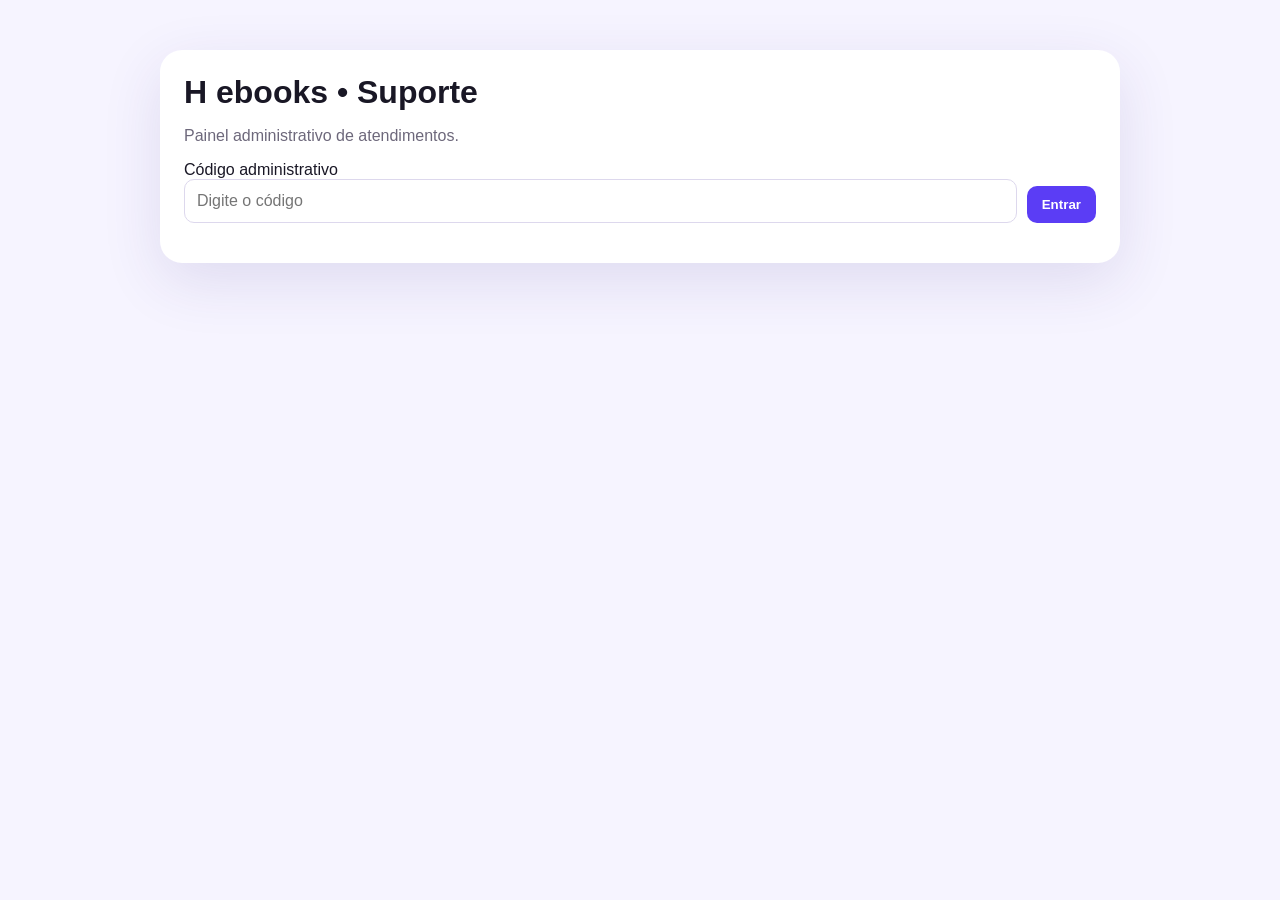
<file: admin-support.html>
<!doctype html>
<html lang="pt-BR">
<head><meta charset="utf-8"><meta name="viewport" content="width=device-width,initial-scale=1"><title>H ebooks | Suporte</title>
<style>
*{box-sizing:border-box}body{margin:0;font-family:Arial,sans-serif;background:#f6f4ff;color:#191725}.wrap{max-width:1000px;margin:30px auto;padding:20px}.card{background:#fff;border-radius:22px;padding:24px;box-shadow:0 18px 60px rgba(60,45,130,.12)}h1{margin:0 0 8px}.muted{color:#6d687b}input,select,textarea{width:100%;padding:12px;border:1px solid #ddd8ed;border-radius:10px;font:inherit}button{border:0;border-radius:10px;padding:11px 15px;background:#5b3df5;color:#fff;font-weight:800;cursor:pointer}.row{display:grid;grid-template-columns:1fr auto;gap:10px;align-items:end}.toolbar{display:flex;gap:10px;margin:18px 0;flex-wrap:wrap}.tickets{display:grid;gap:14px}.ticket{border:1px solid #e8e4f2;border-radius:16px;padding:18px}.ticket-head{display:flex;justify-content:space-between;gap:10px;flex-wrap:wrap}.badge{padding:5px 9px;border-radius:999px;font-size:12px;font-weight:800}.open{background:#fff0c7;color:#745400}.closed{background:#e6f6eb;color:#1f6d3a}.meta{font-size:13px;color:#6d687b;margin:8px 0}.problem{background:#f8f7fc;border-radius:10px;padding:12px;white-space:pre-wrap}.close-box{margin-top:12px}.close-box textarea{min-height:70px;margin-bottom:8px}.danger{background:#8f2d3d}.ok{color:#1f7a43;font-weight:700}.warn{color:#a56600;font-weight:700}
</style></head>
<body><div class="wrap"><div class="card">
<h1>H ebooks • Suporte</h1><p class="muted">Painel administrativo de atendimentos.</p>
<div id="login"><div class="row"><div><label>Código administrativo</label><input id="admin-code" type="password" placeholder="Digite o código"></div><button id="login-btn">Entrar</button></div><p id="login-msg"></p></div>
<div id="panel" style="display:none"><div class="toolbar"><select id="filter"><option value="OPEN">Abertos</option><option value="CLOSED">Encerrados</option><option value="ALL">Todos</option></select><button id="refresh">Atualizar</button></div><div id="tickets" class="tickets"></div></div>
</div></div>
<script>
const API="https://faoasptdjhdtonnvflbd.supabase.co/functions/v1/support-api";
let adminCode="";
const esc=s=>String(s??"").replace(/[&<>"']/g,m=>({"&":"&amp;","<":"&lt;",">":"&gt;","\"":"&quot;","'":"&#039;"}[m]));
async function api(body){const r=await fetch(API,{method:"POST",headers:{"Content-Type":"application/json"},body:JSON.stringify(body)});const d=await r.json().catch(()=>({}));if(!r.ok)throw new Error(d.error||"Erro");return d}
async function load(){const box=document.getElementById("tickets");box.innerHTML="Carregando...";try{const d=await api({action:"admin-list",adminCode,status:document.getElementById("filter").value});box.innerHTML=d.tickets.length?"":"Nenhum atendimento encontrado.";d.tickets.forEach(t=>{const el=document.createElement("div");el.className="ticket";const emailState=t.email_notified?'<span class="ok">E-mail enviado</span>':'<span class="warn">E-mail pendente</span>';el.innerHTML='<div class="ticket-head"><strong>'+esc(t.ticket_code)+'</strong><span class="badge '+(t.status==="OPEN"?"open":"closed")+'">'+esc(t.status)+'</span></div><div class="meta">'+esc(t.buyer_name)+' • '+esc(t.buyer_email)+' • '+new Date(t.created_at).toLocaleString("pt-BR")+' • '+emailState+'</div><div class="problem">'+esc(t.problem)+'</div>'+(t.status==="OPEN"?'<div class="close-box"><textarea placeholder="Motivo do encerramento"></textarea><button class="danger">Encerrar atendimento</button></div>':'<div class="meta"><strong>Motivo:</strong> '+esc(t.close_reason||"")+'</div>');if(t.status==="OPEN"){const ta=el.querySelector("textarea"),bt=el.querySelector(".danger");bt.onclick=async()=>{const reason=ta.value.trim();if(reason.length<3){alert("Informe o motivo.");return}bt.disabled=true;try{await api({action:"admin-close",adminCode,ticketCode:t.ticket_code,reason});await load()}catch(e){alert(e.message);bt.disabled=false}}}box.appendChild(el)});}catch(e){box.innerHTML='<p style="color:#a22">'+esc(e.message)+'</p>'}}
document.getElementById("login-btn").onclick=async()=>{adminCode=document.getElementById("admin-code").value.trim();try{await api({action:"admin-list",adminCode,status:"OPEN"});document.getElementById("login").style.display="none";document.getElementById("panel").style.display="block";sessionStorage.setItem("h_admin",adminCode);load()}catch(e){document.getElementById("login-msg").textContent=e.message}};
document.getElementById("refresh").onclick=load;document.getElementById("filter").onchange=load;
const saved=sessionStorage.getItem("h_admin");if(saved){adminCode=saved;document.getElementById("admin-code").value=saved;document.getElementById("login-btn").click()}
</script></body></html>
</file>
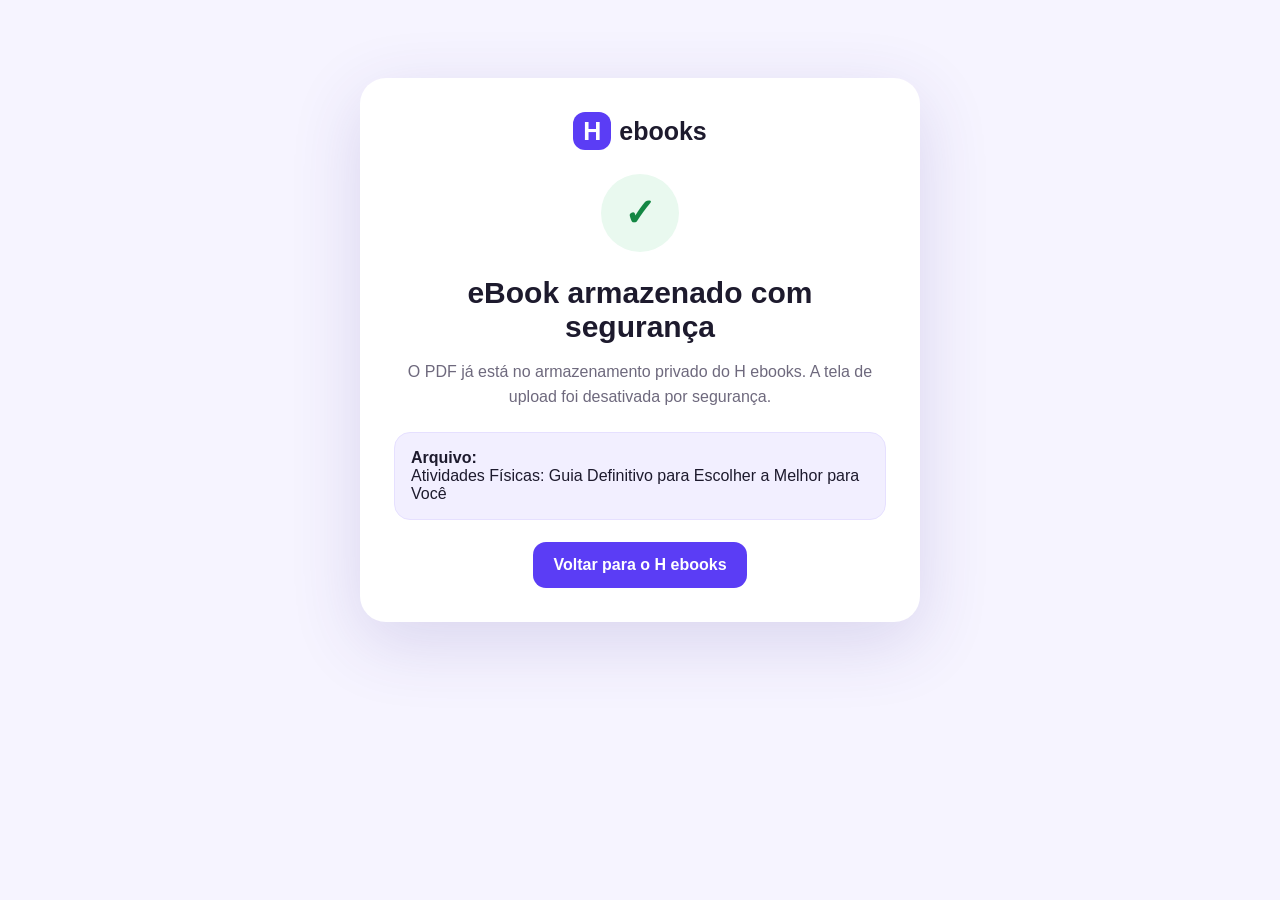
<file: admin-upload.html>
<!doctype html>
<html lang="pt-BR">
<head>
  <meta charset="utf-8"><meta name="viewport" content="width=device-width,initial-scale=1">
  <title>H ebooks | Upload concluído</title>
  <style>
    *{box-sizing:border-box}body{margin:0;font-family:Arial,sans-serif;background:#f6f4ff;color:#1d1a2d;padding:28px}
    .card{max-width:560px;margin:50px auto;background:#fff;border-radius:26px;padding:34px;text-align:center;box-shadow:0 20px 70px rgba(70,50,150,.16)}
    .brand{font-weight:900;font-size:25px;margin-bottom:24px}.brand span{display:inline-grid;place-items:center;width:38px;height:38px;border-radius:12px;background:#5b3df5;color:#fff;margin-right:8px}
    .ok{width:78px;height:78px;border-radius:50%;display:grid;place-items:center;margin:10px auto 24px;background:#e9f9ef;color:#138743;font-size:38px;font-weight:900}
    h1{font-size:30px;margin:0 0 12px}.muted{color:#6e697d;line-height:1.55}
    .info{background:#f2efff;border:1px solid #e6e0ff;border-radius:16px;padding:16px;margin:22px 0;text-align:left}
    a{display:inline-flex;align-items:center;justify-content:center;background:#5b3df5;color:#fff;text-decoration:none;padding:14px 20px;border-radius:13px;font-weight:900}
  </style>
</head>
<body>
  <div class="card">
    <div class="brand"><span>H</span>ebooks</div>
    <div class="ok">✓</div>
    <h1>eBook armazenado com segurança</h1>
    <p class="muted">O PDF já está no armazenamento privado do H ebooks. A tela de upload foi desativada por segurança.</p>
    <div class="info"><strong>Arquivo:</strong><br>Atividades Físicas: Guia Definitivo para Escolher a Melhor para Você</div>
    <a href="./">Voltar para o H ebooks</a>
  </div>
</body>
</html>
</file>
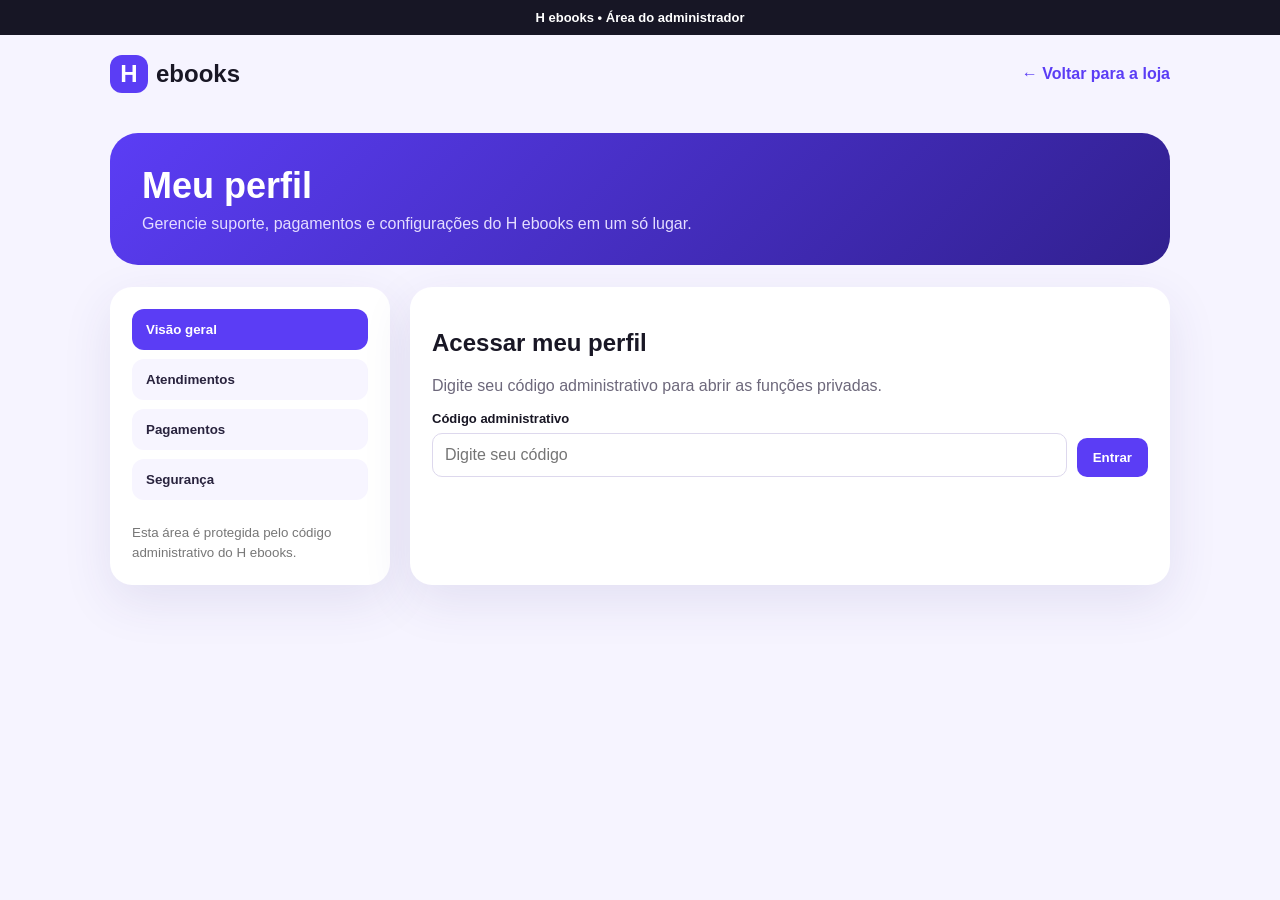
<file: profile.html>
<!doctype html>
<html lang="pt-BR">
<head>
  <meta charset="utf-8">
  <meta name="viewport" content="width=device-width,initial-scale=1">
  <title>H ebooks | Meu perfil</title>
  <style>
    *{box-sizing:border-box}body{margin:0;font-family:Arial,sans-serif;background:#f6f4ff;color:#191725}
    .top{background:#171625;color:#fff;padding:10px 20px;text-align:center;font-size:13px;font-weight:700}
    .nav{max-width:1100px;margin:auto;padding:20px;display:flex;justify-content:space-between;align-items:center}
    .brand{font-weight:900;font-size:24px}.brand span{display:inline-grid;place-items:center;width:38px;height:38px;border-radius:12px;background:#5b3df5;color:#fff;margin-right:8px}
    a{text-decoration:none;color:inherit}.back{font-weight:800;color:#5b3df5}
    .wrap{max-width:1100px;margin:20px auto 60px;padding:0 20px}
    .hero{background:linear-gradient(135deg,#5b3df5,#31208f);color:#fff;border-radius:28px;padding:32px;margin-bottom:22px}
    .hero h1{margin:0 0 8px;font-size:36px}.hero p{margin:0;color:#e4ddff}
    .grid{display:grid;grid-template-columns:280px 1fr;gap:20px}.card{background:#fff;border-radius:22px;padding:22px;box-shadow:0 16px 50px rgba(60,45,130,.10)}
    .menu button{width:100%;text-align:left;border:0;background:#f7f5ff;padding:13px 14px;border-radius:12px;margin-bottom:9px;font-weight:800;color:#29233e;cursor:pointer}
    .menu button.active{background:#5b3df5;color:#fff}.menu small{display:block;color:#777;line-height:1.5;margin-top:14px}
    .panel{display:none}.panel.active{display:block}.login-row{display:grid;grid-template-columns:1fr auto;gap:10px;align-items:end}
    label{display:block;font-weight:800;font-size:13px;margin-bottom:7px}input,select,textarea{width:100%;padding:12px;border:1px solid #ddd8ed;border-radius:10px;font:inherit}
    button.primary{border:0;border-radius:10px;padding:12px 16px;background:#5b3df5;color:#fff;font-weight:800;cursor:pointer}.credential-block{margin:16px 0;padding:14px;border:1px solid #e5dfff;border-radius:14px;background:#fbfaff}.credential-actions{display:flex;justify-content:flex-end;margin-top:8px}.remove-credential{border:1px solid #f0c8cf;background:#fff;color:#a4263a;border-radius:9px;padding:8px 11px;font-weight:800;cursor:pointer}
    .toolbar{display:flex;gap:10px;margin:18px 0;flex-wrap:wrap}.tickets{display:grid;gap:14px}.ticket{border:1px solid #e8e4f2;border-radius:16px;padding:18px}
    .ticket-head{display:flex;justify-content:space-between;gap:10px;flex-wrap:wrap}.badge{padding:5px 9px;border-radius:999px;font-size:12px;font-weight:800}
    .open{background:#fff0c7;color:#745400}.closed{background:#e6f6eb;color:#1f6d3a}.meta{font-size:13px;color:#6d687b;margin:8px 0}.problem{background:#f8f7fc;border-radius:10px;padding:12px;white-space:pre-wrap}
    .close-box{margin-top:12px}.close-box textarea{min-height:70px;margin-bottom:8px}.danger{border:0;border-radius:10px;padding:11px 15px;background:#8f2d3d;color:#fff;font-weight:800;cursor:pointer}
    .info-card{background:#f7f5ff;border:1px solid #e5dfff;border-radius:16px;padding:16px;margin:14px 0}.muted{color:#6d687b}.ok{color:#1f7a43;font-weight:700}.warn{color:#a56600;font-weight:700}
    @media(max-width:780px){.grid{grid-template-columns:1fr}.login-row{grid-template-columns:1fr}.hero h1{font-size:30px}}
  </style>
</head>
<body>
<div class="top">H ebooks • Área do administrador</div>
<div class="nav"><a class="brand" href="./"><span>H</span>ebooks</a><a class="back" href="./">← Voltar para a loja</a></div>
<div class="wrap">
  <section class="hero"><h1>Meu perfil</h1><p>Gerencie suporte, pagamentos e configurações do H ebooks em um só lugar.</p></section>

  <div class="grid">
    <aside class="card menu">
      <button class="tab active" data-panel="overview">Visão geral</button>
      <button class="tab" data-panel="support">Atendimentos</button>
      <button class="tab" data-panel="payments">Pagamentos</button>
      <button class="tab" data-panel="security">Segurança</button>
      <small>Esta área é protegida pelo código administrativo do H ebooks.</small>
    </aside>

    <main class="card">
      <div id="login">
        <h2>Acessar meu perfil</h2>
        <p class="muted">Digite seu código administrativo para abrir as funções privadas.</p>
        <div class="login-row"><div><label>Código administrativo</label><input id="admin-code" type="password" placeholder="Digite seu código"></div><button class="primary" id="login-btn">Entrar</button></div>
        <p id="login-msg"></p>
      </div>

      <div id="private-area" style="display:none">
        <section id="overview" class="panel active">
          <h2>Visão geral</h2>
          <div class="info-card"><strong>Suporte humano</strong><p class="muted">Veja chamados abertos e encerrados e registre o motivo do fechamento.</p></div>
          <div class="info-card"><strong>Validação de pagamento</strong><p class="muted">Hoje o H ebooks usa o comprovante + OCR + regras antifraude. A integração bancária oficial depende de acesso à API do meio de pagamento.</p></div>
          <div class="info-card"><strong>Entrega do eBook</strong><p class="muted">O PDF permanece privado e o link de acesso é temporário.</p></div>
        </section>

        <section id="support" class="panel">
          <h2>Atendimentos</h2>
          <div class="toolbar"><select id="filter"><option value="OPEN">Abertos</option><option value="CLOSED">Encerrados</option><option value="ALL">Todos</option></select><button class="primary" id="refresh">Atualizar</button></div>
          <div id="tickets" class="tickets"></div>
        </section>

        <section id="payments" class="panel">
          <h2>Pagamentos</h2>
          <div class="info-card"><strong>Mercado Pago automático</strong><p class="muted">As credenciais ficam armazenadas no Supabase Vault e não são publicadas no GitHub.</p></div>
          <div id="mp-status" class="info-card"><strong>Status</strong><p class="muted">Carregando...</p></div>

          <h3>Ambiente de teste</h3>
          <form id="mp-config-form">
            <div class="credential-block">
              <label>Public Key de teste
                <input id="mp-public-key" type="password" autocomplete="off" placeholder="APP_USR-...">
                <small class="muted">Chave pública da aplicação.</small>
              </label>
              <div class="credential-actions"><button class="remove-credential" type="button" data-remove-secret="publicKey" data-environment="test">Remover Public Key do H ebooks</button></div>
            </div>
            <div class="credential-block">
              <label>Access Token de teste
                <input id="mp-access-token" type="password" autocomplete="off" placeholder="Cole o Access Token">
                <small class="muted">Chave privada usada pelo backend.</small>
              </label>
              <div class="credential-actions"><button class="remove-credential" type="button" data-remove-secret="accessToken" data-environment="test">Remover Access Token do H ebooks</button></div>
            </div>
            <div class="credential-block">
              <label>Assinatura secreta do Webhook
                <input id="mp-webhook-secret" type="password" autocomplete="off" placeholder="Cole a assinatura secreta">
                <small class="muted">Usada para validar as notificações do Mercado Pago.</small>
              </label>
              <div class="credential-actions"><button class="remove-credential" type="button" data-remove-secret="webhookSecret" data-environment="test">Remover Webhook secreto do H ebooks</button></div>
            </div>
            <button class="primary" id="mp-save" type="submit">Salvar configuração de teste</button>
            <p id="mp-msg" class="muted"></p>
          </form>
          <div class="info-card"><strong>Teste oficial do Pix</strong><p class="muted">O Mercado Pago exige R$ 50,00 no teste de Pix. Nenhum dinheiro real será movimentado. O status será atualizado automaticamente pelo ambiente de testes.</p></div>
          <button class="primary" id="mp-test-create" type="button">Gerar Pix de teste de R$ 50,00</button>
          <div id="mp-test-result" class="info-card" style="display:none;margin-top:14px">
            <strong>Resultado do teste</strong>
            <p class="muted" id="mp-test-text"></p>
            <button class="primary" id="mp-test-status" type="button" style="display:none">Atualizar status</button>
          </div>
          <div class="info-card"><strong>Teste concluído</strong><p class="muted">Mantenha as credenciais de teste salvas para diagnósticos futuros.</p></div>

          <hr style="border:0;border-top:1px solid #e5dfff;margin:28px 0">
          <h3>Ambiente de produção</h3>
          <div class="info-card"><strong>Webhook de produção</strong><p class="muted">No Mercado Pago, configure a URL de produção como:<br><code>https://faoasptdjhdtonnvflbd.supabase.co/functions/v1/mercadopago-webhook</code><br>e marque somente <strong>Order (Mercado Pago)</strong>.</p></div>
          <form id="mp-prod-config-form">
            <div class="credential-block">
              <label>Public Key de produção
                <input id="mp-prod-public-key" type="password" autocomplete="off" placeholder="APP_USR-...">
                <small class="muted">Chave pública da aplicação em produção.</small>
              </label>
              <div class="credential-actions"><button class="remove-credential" type="button" data-remove-secret="publicKey" data-environment="prod">Remover Public Key de produção</button></div>
            </div>
            <div class="credential-block">
              <label>Access Token de produção
                <input id="mp-prod-access-token" type="password" autocomplete="off" placeholder="Cole o Access Token de produção">
                <small class="muted">Chave privada do backend. Nunca será exibida novamente.</small>
              </label>
              <div class="credential-actions"><button class="remove-credential" type="button" data-remove-secret="accessToken" data-environment="prod">Remover Access Token de produção</button></div>
            </div>
            <div class="credential-block">
              <label>Assinatura secreta do Webhook de produção
                <input id="mp-prod-webhook-secret" type="password" autocomplete="off" placeholder="Cole a assinatura secreta de produção">
                <small class="muted">Usada para autenticar notificações reais do Mercado Pago.</small>
              </label>
              <div class="credential-actions"><button class="remove-credential" type="button" data-remove-secret="webhookSecret" data-environment="prod">Remover Webhook secreto de produção</button></div>
            </div>
            <button class="primary" id="mp-prod-save" type="submit">Salvar credenciais de produção</button>
            <p id="mp-prod-msg" class="muted"></p>
          </form>
          <div class="toolbar">
            <button class="primary" id="mp-enable-production" type="button">Ativar Pix automático na loja</button>
            <button class="danger" id="mp-disable-production" type="button">Desativar Pix automático</button>
          </div>
          <div class="info-card"><strong>Quando ativar</strong><p class="muted">Ative somente depois de salvar o Access Token e a assinatura secreta de produção e configurar o Webhook de produção no Mercado Pago.</p></div>
          <div class="info-card"><strong>Apple Pay</strong><p class="muted">Status atual: <b>aguardando habilitação pelo Mercado Pago</b>. O Apple Pay exige autorização comercial específica da conta antes de poder ser exibido no checkout.</p></div>

        </section>

        <section id="security" class="panel">
          <h2>Segurança</h2>
          <div class="info-card"><strong>Proteções ativas</strong><p class="muted">Bloqueio de comprovante repetido, bloqueio de ID/E2E repetido, limitação de tentativas e arquivo do eBook em armazenamento privado.</p></div>
        </section>
      </div>
    </main>
  </div>
</div>

<script>
const API="https://faoasptdjhdtonnvflbd.supabase.co/functions/v1/support-api";
const MP_CONFIG_API="https://faoasptdjhdtonnvflbd.supabase.co/functions/v1/mercadopago-config";
const MP_TEST_API="https://faoasptdjhdtonnvflbd.supabase.co/functions/v1/mercadopago-test";
let currentTestOrderId="";
let adminCode="";
const esc=s=>String(s??"").replace(/[&<>"']/g,m=>({"&":"&amp;","<":"&lt;",">":"&gt;","\"":"&quot;","'":"&#039;"}[m]));
async function api(body){const r=await fetch(API,{method:"POST",headers:{"Content-Type":"application/json"},body:JSON.stringify(body)});const d=await r.json().catch(()=>({}));if(!r.ok)throw new Error(d.error||"Erro");return d}
function openPanel(id){document.querySelectorAll(".panel").forEach(p=>p.classList.remove("active"));document.getElementById(id).classList.add("active");document.querySelectorAll(".tab").forEach(b=>b.classList.toggle("active",b.dataset.panel===id));if(id==="support")load();if(id==="payments")loadMpStatus()}
document.querySelectorAll(".tab").forEach(b=>b.onclick=()=>openPanel(b.dataset.panel));
async function load(){const box=document.getElementById("tickets");box.innerHTML="Carregando...";try{const d=await api({action:"admin-list",adminCode,status:document.getElementById("filter").value});box.innerHTML=d.tickets.length?"":"Nenhum atendimento encontrado.";d.tickets.forEach(t=>{const el=document.createElement("div");el.className="ticket";const emailState=t.email_notified?'<span class="ok">E-mail enviado</span>':'<span class="warn">E-mail pendente</span>';el.innerHTML='<div class="ticket-head"><strong>'+esc(t.ticket_code)+'</strong><span class="badge '+(t.status==="OPEN"?"open":"closed")+'">'+esc(t.status)+'</span></div><div class="meta">'+esc(t.buyer_name)+' • '+esc(t.buyer_email)+' • '+new Date(t.created_at).toLocaleString("pt-BR")+' • '+emailState+'</div><div class="problem">'+esc(t.problem)+'</div>'+(t.status==="OPEN"?'<div class="close-box"><textarea placeholder="Motivo do encerramento"></textarea><button class="danger">Encerrar atendimento</button></div>':'<div class="meta"><strong>Motivo:</strong> '+esc(t.close_reason||"")+'</div>');if(t.status==="OPEN"){const ta=el.querySelector("textarea"),bt=el.querySelector(".danger");bt.onclick=async()=>{const reason=ta.value.trim();if(reason.length<3){alert("Informe o motivo.");return}bt.disabled=true;try{await api({action:"admin-close",adminCode,ticketCode:t.ticket_code,reason});await load()}catch(e){alert(e.message);bt.disabled=false}}}box.appendChild(el)});}catch(e){box.innerHTML='<p style="color:#a22">'+esc(e.message)+'</p>'}}
document.getElementById("login-btn").onclick=async()=>{adminCode=document.getElementById("admin-code").value.trim();try{await api({action:"admin-list",adminCode,status:"OPEN"});document.getElementById("login").style.display="none";document.getElementById("private-area").style.display="block";sessionStorage.setItem("h_profile_admin",adminCode)}catch(e){document.getElementById("login-msg").textContent=e.message}};
async function mpApi(body){const r=await fetch(MP_CONFIG_API,{method:"POST",headers:{"Content-Type":"application/json"},body:JSON.stringify(body)});const d=await r.json().catch(()=>({}));if(!r.ok)throw new Error(d.error||"Erro");return d}
async function loadMpStatus(){
  const box=document.getElementById("mp-status");
  try{
    const d=await mpApi({action:"status",adminCode});
    const t=d.test||{},p=d.production||{};
    const testToken=t.accessTokenLooksLikePublicKey?"<span style='color:#b42318'>ERRADO — Public Key no lugar do Access Token</span>":(t.accessTokenConfigured?"configurado":"pendente");
    const prodState=p.enabled?"<span class='ok'>ATIVO NA LOJA</span>":"desativado";
    box.innerHTML="<strong>Status</strong><p class='muted'><b>Teste</b><br>Public Key: "+(t.publicKeyConfigured?"configurada":"pendente")+"<br>Access Token: "+testToken+"<br>Webhook secreto: "+(t.webhookSecretConfigured?"configurado":"pendente")+"<br><br><b>Produção</b><br>Public Key: "+(p.publicKeyConfigured?"configurada":"pendente")+"<br>Access Token: "+(p.accessTokenConfigured?"configurado":"pendente")+"<br>Webhook secreto: "+(p.webhookSecretConfigured?"configurado":"pendente")+"<br>Pix automático: <b>"+prodState+"</b></p>";
  }catch(e){box.innerHTML="<strong>Status</strong><p class='muted'>"+esc(e.message)+"</p>"}
}
document.getElementById("mp-config-form").onsubmit=async e=>{
  e.preventDefault();const btn=document.getElementById("mp-save"),msg=document.getElementById("mp-msg");
  btn.disabled=true;btn.textContent="Salvando...";msg.textContent="";
  try{
    const publicKey=document.getElementById("mp-public-key").value.trim();
    const accessToken=document.getElementById("mp-access-token").value.trim();
    const webhookSecret=document.getElementById("mp-webhook-secret").value.trim();
    const d=await mpApi({action:"save-test-config",adminCode,publicKey,accessToken,webhookSecret});
    msg.textContent=d.message;
    document.getElementById("mp-public-key").value="";
    document.getElementById("mp-access-token").value="";
    document.getElementById("mp-webhook-secret").value="";
    await loadMpStatus();
  }catch(e){msg.textContent=e.message}finally{btn.disabled=false;btn.textContent="Salvar configuração de teste"}
};
document.getElementById("mp-prod-config-form").onsubmit=async e=>{
  e.preventDefault();const btn=document.getElementById("mp-prod-save"),msg=document.getElementById("mp-prod-msg");
  btn.disabled=true;btn.textContent="Validando e salvando...";msg.textContent="";
  try{
    const publicKey=document.getElementById("mp-prod-public-key").value.trim();
    const accessToken=document.getElementById("mp-prod-access-token").value.trim();
    const webhookSecret=document.getElementById("mp-prod-webhook-secret").value.trim();
    const d=await mpApi({action:"save-prod-config",adminCode,publicKey,accessToken,webhookSecret});
    msg.textContent=d.message;
    document.getElementById("mp-prod-public-key").value="";
    document.getElementById("mp-prod-access-token").value="";
    document.getElementById("mp-prod-webhook-secret").value="";
    await loadMpStatus();
  }catch(e){msg.textContent=e.message}finally{btn.disabled=false;btn.textContent="Salvar credenciais de produção"}
};
document.querySelectorAll("[data-remove-secret]").forEach(btn=>btn.onclick=async()=>{
  const target=btn.dataset.removeSecret,environment=btn.dataset.environment||"test";
  const names={publicKey:"Public Key",accessToken:"Access Token",webhookSecret:"Webhook secreto"};
  if(!confirm("Remover "+names[target]+" somente do H ebooks?"))return;
  btn.disabled=true;
  const msg=environment==="prod"?document.getElementById("mp-prod-msg"):document.getElementById("mp-msg");
  try{const d=await mpApi({action:"remove-secret",adminCode,target,environment});msg.textContent=d.message;await loadMpStatus()}catch(e){msg.textContent=e.message}finally{btn.disabled=false}
});
document.getElementById("mp-enable-production").onclick=async()=>{
  const btn=document.getElementById("mp-enable-production"),msg=document.getElementById("mp-prod-msg");
  if(!confirm("Ativar pagamentos Pix reais de R$ 29,90 na loja?"))return;
  btn.disabled=true;
  try{const d=await mpApi({action:"enable-production",adminCode});msg.textContent=d.message;await loadMpStatus()}catch(e){msg.textContent=e.message}finally{btn.disabled=false}
};
document.getElementById("mp-disable-production").onclick=async()=>{
  const msg=document.getElementById("mp-prod-msg");
  try{const d=await mpApi({action:"disable-production",adminCode});msg.textContent=d.message;await loadMpStatus()}catch(e){msg.textContent=e.message}
};

async function mpTestApi(body){const r=await fetch(MP_TEST_API,{method:"POST",headers:{"Content-Type":"application/json"},body:JSON.stringify(body)});const d=await r.json().catch(()=>({}));if(!r.ok)throw new Error(d.error||"Erro no teste do Mercado Pago.");return d}
function renderTestStatus(d){
  const box=document.getElementById("mp-test-result"),txt=document.getElementById("mp-test-text"),statusBtn=document.getElementById("mp-test-status");
  box.style.display="block";
  const approved=d.approved===true;
  txt.innerHTML="<b>Order:</b> "+esc(d.orderId||currentTestOrderId)+"<br><b>Status:</b> "+esc(d.status||"-")+" / "+esc(d.statusDetail||"-")+(typeof d.webhookVerified==="boolean"?"<br><b>Webhook autenticado:</b> "+(d.webhookVerified?"SIM":"ainda não"):"")+(approved?"<br><br><span class='ok'>✓ Pagamento de teste aprovado e creditado.</span>":"");
  statusBtn.style.display=approved?"none":"inline-block";
}
document.getElementById("mp-test-create").onclick=async()=>{const btn=document.getElementById("mp-test-create"),box=document.getElementById("mp-test-result"),txt=document.getElementById("mp-test-text");btn.disabled=true;btn.textContent="Criando order de teste...";box.style.display="block";txt.textContent="Enviando solicitação ao Mercado Pago...";try{const d=await mpTestApi({action:"create",adminCode});currentTestOrderId=d.orderId||"";renderTestStatus(d);if(currentTestOrderId){for(let i=0;i<8;i++){await new Promise(r=>setTimeout(r,3000));const st=await mpTestApi({action:"status",adminCode,orderId:currentTestOrderId});renderTestStatus(st);if(st.approved)break}}}catch(e){txt.textContent=e.message}finally{btn.disabled=false;btn.textContent="Gerar novo Pix de teste de R$ 50,00"}};
document.getElementById("mp-test-status").onclick=async()=>{if(!currentTestOrderId)return;const btn=document.getElementById("mp-test-status");btn.disabled=true;try{const d=await mpTestApi({action:"status",adminCode,orderId:currentTestOrderId});renderTestStatus(d)}catch(e){document.getElementById("mp-test-text").textContent=e.message}finally{btn.disabled=false}};
document.getElementById("refresh").onclick=load;document.getElementById("filter").onchange=load;
const saved=sessionStorage.getItem("h_profile_admin");if(saved){adminCode=saved;document.getElementById("admin-code").value=saved;document.getElementById("login-btn").click()}
</script>
</body></html>
</file>
